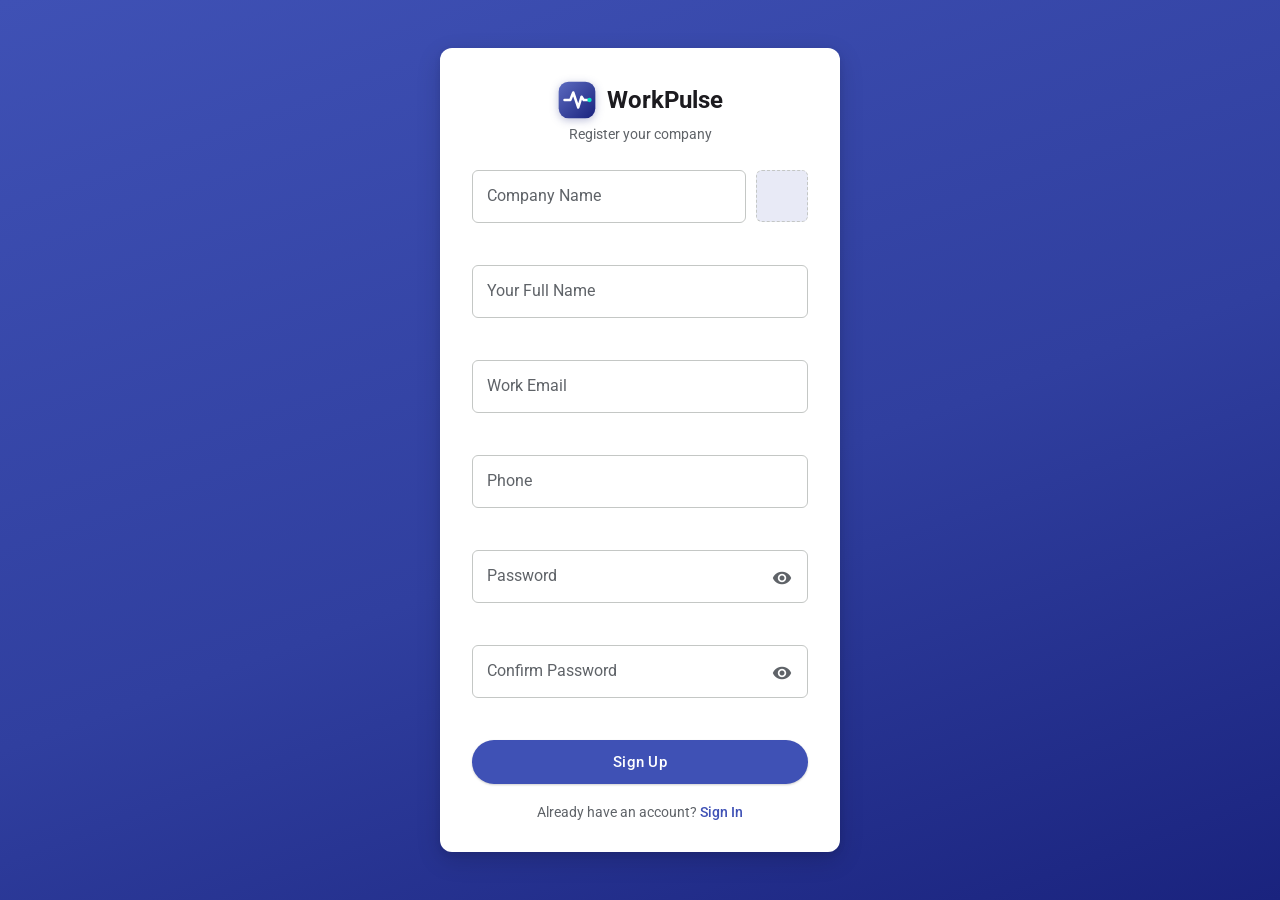
<file: signup.html>
<!DOCTYPE html>
<html lang="en">
<head>
  <meta charset="UTF-8">
  <meta name="viewport" content="width=device-width, initial-scale=1">
  <title>WorkPulse — Sign Up</title>
  <link rel="icon" type="image/svg+xml" href="assets/images/logo.svg">
  <link rel="preconnect" href="https://fonts.googleapis.com">
  <link href="https://fonts.googleapis.com/css2?family=Roboto:wght@400;500;700&display=swap" rel="stylesheet">
  <link href="https://fonts.googleapis.com/icon?family=Material+Icons" rel="stylesheet">
  <link rel="stylesheet" href="assets/css/app.css">
  <style>
    /* login jaisa hi layout */
    .login-wrap {
      min-height: 100vh;
      display: flex;
      align-items: center;
      justify-content: center;
      padding: 16px;
      background: linear-gradient(160deg, var(--md-primary) 0%, var(--md-primary-dark) 55%, #1a237e 100%);
    }
    .login-card { width: 100%; max-width: 400px; box-shadow: var(--md-shadow-3); }
    .logo-row { display: flex; align-items: center; gap: 10px; justify-content: center; margin-bottom: 6px; }
    .logo-row .logo-img { width: 40px; height: 40px; filter: drop-shadow(0 2px 4px rgba(26,35,126,.3)); }
    .logo-row h1 { font-size: 24px; font-weight: 700; }
    .tagline { text-align: center; color: var(--md-text-2); font-size: 14px; margin-bottom: 28px; }
    .switch-link { text-align: center; margin-top: 20px; font-size: 14px; color: var(--md-text-2); }
    .switch-link a { color: var(--md-primary); font-weight: 500; text-decoration: none; }
    .switch-link a:hover { text-decoration: underline; }

    /* company name ke bagal me chhota logo upload button, wireframe jaisa */
    .company-row { display: flex; gap: 10px; align-items: flex-start; }
    .company-row .md-field { flex: 1; }
    .logo-upload {
      width: 52px;
      height: 52px;
      border: 1px dashed var(--md-outline);
      border-radius: 6px;
      display: flex;
      align-items: center;
      justify-content: center;
      cursor: pointer;
      color: var(--md-primary);
      background: var(--md-primary-light);
      transition: border-color .15s;
      overflow: hidden;
      flex-shrink: 0;
    }
    .logo-upload:hover { border-color: var(--md-primary); }
    .logo-upload img { width: 100%; height: 100%; object-fit: cover; }
    .logo-upload input { display: none; }
  </style>
</head>
<body>

  <div class="login-wrap">
    <div class="md-card login-card">
      <div class="logo-row">
        <img src="assets/images/logo.svg" alt="WorkPulse" class="logo-img">
        <h1>WorkPulse</h1>
      </div>
      <p class="tagline">Register your company</p>

      <form id="signupForm" novalidate>
        <div class="company-row">
          <div class="md-field" id="companyField">
            <input type="text" id="company" placeholder=" " required>
            <label for="company">Company Name</label>
            <div class="field-msg" id="companyMsg"></div>
          </div>
          <!-- company logo optional hai -->
          <label class="logo-upload" id="logoUpload" title="Upload company logo (optional)">
            <span class="material-icons" id="logoIcon">upload</span>
            <input type="file" id="logoFile" accept="image/*">
          </label>
        </div>

        <div class="md-field" id="nameField">
          <input type="text" id="name" placeholder=" " autocomplete="name" required>
          <label for="name">Your Full Name</label>
          <div class="field-msg" id="nameMsg"></div>
        </div>

        <div class="md-field" id="emailField">
          <input type="email" id="email" placeholder=" " autocomplete="email" required>
          <label for="email">Work Email</label>
          <div class="field-msg" id="emailMsg"></div>
        </div>

        <div class="md-field" id="phoneField">
          <input type="tel" id="phone" placeholder=" " autocomplete="tel" maxlength="10" required>
          <label for="phone">Phone</label>
          <div class="field-msg" id="phoneMsg"></div>
        </div>

        <div class="md-field" id="passField">
          <input type="password" id="password" placeholder=" " autocomplete="new-password" required>
          <label for="password">Password</label>
          <button type="button" class="toggle-eye" data-for="password" tabindex="-1" aria-label="Show password">
            <span class="material-icons" style="font-size:20px">visibility</span>
          </button>
          <div class="field-msg" id="passMsg"></div>
        </div>

        <div class="md-field" id="confirmPassField">
          <input type="password" id="confirmPassword" placeholder=" " autocomplete="new-password" required>
          <label for="confirmPassword">Confirm Password</label>
          <button type="button" class="toggle-eye" data-for="confirmPassword" tabindex="-1" aria-label="Show password">
            <span class="material-icons" style="font-size:20px">visibility</span>
          </button>
          <div class="field-msg" id="confirmPassMsg"></div>
        </div>

        <button type="submit" class="md-btn md-btn-primary md-btn-block" id="signupBtn">
          <span id="btnText">Sign Up</span>
        </button>
      </form>

      <p class="switch-link">Already have an account? <a href="index.html">Sign In</a></p>
    </div>
  </div>

  <div class="md-snackbar" id="snackbar"></div>

  <script src="assets/js/api.js"></script>
  <script>
    // signup - company + admin account ek saath banta hai
    const form = document.getElementById('signupForm');
    const btn = document.getElementById('signupBtn');
    const btnText = document.getElementById('btnText');
    const snackbar = document.getElementById('snackbar');

    // har eye button apna wala input toggle karta hai (data-for se)
    document.querySelectorAll('.toggle-eye').forEach(el => {
      el.addEventListener('click', () => {
        const input = document.getElementById(el.dataset.for);
        const icon = el.querySelector('.material-icons');
        const show = input.type === 'password';
        input.type = show ? 'text' : 'password';
        icon.textContent = show ? 'visibility_off' : 'visibility';
      });
    });

    // logo choose karne pe preview dikha do
    document.getElementById('logoFile').addEventListener('change', (e) => {
      const file = e.target.files[0];
      if (!file) return;
      const upload = document.getElementById('logoUpload');
      upload.innerHTML = '<img src="' + URL.createObjectURL(file) + '" alt="logo">';
      upload.appendChild(e.target);   // input wapas andar daalo warna dobara change nahi hoga
    });

    let snackTimer;
    function toast(msg, isError = true) {
      clearTimeout(snackTimer);
      snackbar.textContent = msg;
      snackbar.className = 'md-snackbar show' + (isError ? ' error' : '');
      snackTimer = setTimeout(() => snackbar.classList.remove('show'), 4000);
    }

    function setFieldError(fieldId, msgId, msg) {
      document.getElementById(fieldId).classList.toggle('has-error', !!msg);
      document.getElementById(msgId).textContent = msg || '';
    }

    // phone me sirf digits chalenge, max 10
    document.getElementById('phone').addEventListener('input', (e) => {
      e.target.value = e.target.value.replace(/\D/g, '').slice(0, 10);
    });

    // typing shuru karte hi error hata do
    document.querySelectorAll('.md-field input').forEach(inp => {
      inp.addEventListener('input', () => {
        const field = inp.closest('.md-field');
        field.classList.remove('has-error');
        const msg = field.querySelector('.field-msg');
        if (msg) msg.textContent = '';
      });
    });

    form.addEventListener('submit', async (e) => {
      e.preventDefault();

      const company = document.getElementById('company').value.trim();
      const name = document.getElementById('name').value.trim();
      const email = document.getElementById('email').value.trim();
      const phone = document.getElementById('phone').value.trim();
      const password = document.getElementById('password').value;
      const confirmPassword = document.getElementById('confirmPassword').value;

      setFieldError('companyField', 'companyMsg', company ? '' : 'Company name required');
      setFieldError('nameField', 'nameMsg', name ? '' : 'Name required');
      setFieldError('emailField', 'emailMsg', email ? '' : 'Email required');
      setFieldError('phoneField', 'phoneMsg',
        !phone ? 'Phone required' : !/^\d{10}$/.test(phone) ? 'Enter 10 digit number' : '');
      setFieldError('passField', 'passMsg',
        !password ? 'Password required' : password.length < 6 ? 'Minimum 6 characters' : '');
      setFieldError('confirmPassField', 'confirmPassMsg',
        !confirmPassword ? 'Confirm your password' : confirmPassword !== password ? 'Passwords do not match' : '');

      if (!company || !name || !email || !/^\d{10}$/.test(phone)
          || !password || password.length < 6 || confirmPassword !== password) return;

      btn.disabled = true;
      btnText.innerHTML = '<span class="md-spinner"></span>';

      // formdata isliye taaki logo file bhi saath ja sake
      const fd = new FormData();
      fd.append('company', company);
      fd.append('name', name);
      fd.append('email', email);
      fd.append('phone', phone);
      fd.append('password', password);
      const logo = document.getElementById('logoFile').files[0];
      if (logo) fd.append('logo', logo);

      try {
        await API.post('signup', fd);
        // signup ke baad seedha admin dashboard, kyunki banane wala admin hota hai
        window.location.href = 'admin/employees.html';
      } catch (err) {
        toast(err.message || 'Signup failed');
        btn.disabled = false;
        btnText.textContent = 'Sign Up';
      }
    });
  </script>
</body>
</html>
</file>
<file: assets/css/app.css>
/* workpulse common styles - material design
   fonts: roboto (google fonts, index.html me link hai)
   sab pages me yehi file use karni hai, apni css mat likhna */

:root {
  --md-primary: #3f51b5;
  --md-primary-dark: #303f9f;
  --md-primary-light: #e8eaf6;
  --md-accent: #00bfa5;
  --md-error: #d32f2f;
  --md-bg: #f5f5f7;
  --md-surface: #ffffff;
  --md-text: #1c1b1f;
  --md-text-2: #5f6368;
  --md-outline: #c4c7c5;
  --md-radius: 12px;
  --md-shadow-1: 0 1px 2px rgba(0,0,0,.12), 0 1px 3px rgba(0,0,0,.08);
  --md-shadow-2: 0 2px 6px rgba(0,0,0,.15), 0 1px 2px rgba(0,0,0,.1);
  --md-shadow-3: 0 8px 24px rgba(0,0,0,.16), 0 2px 6px rgba(0,0,0,.08);
}

* { margin: 0; padding: 0; box-sizing: border-box; }

body {
  font-family: 'Roboto', system-ui, sans-serif;
  background: var(--md-bg);
  color: var(--md-text);
  -webkit-font-smoothing: antialiased;
}

/* card */
.md-card {
  background: var(--md-surface);
  border-radius: var(--md-radius);
  box-shadow: var(--md-shadow-2);
  padding: 32px;
}

/* text field - outlined style with floating label */
.md-field {
  position: relative;
  margin-bottom: 24px;
}

.md-field input {
  width: 100%;
  font: inherit;
  font-size: 16px;
  color: var(--md-text);
  padding: 16px 14px;
  border: 1px solid var(--md-outline);
  border-radius: 6px;
  background: transparent;
  outline: none;
  transition: border-color .15s;
}

.md-field label {
  position: absolute;
  left: 11px;
  top: 16px;
  font-size: 16px;
  color: var(--md-text-2);
  background: var(--md-surface);
  padding: 0 4px;
  pointer-events: none;
  transition: all .15s ease;
}

/* label upar tab jaye jab focus ho ya value ho */
.md-field input:focus + label,
.md-field input:not(:placeholder-shown) + label {
  top: -8px;
  font-size: 12px;
  color: var(--md-primary);
}

.md-field input:focus {
  border-color: var(--md-primary);
  border-width: 2px;
  padding: 15px 13px;   /* border 1px badha to padding 1px kam, warna text hilta hai */
}

.md-field input:not(:focus):not(:placeholder-shown) + label { color: var(--md-text-2); }

.md-field.has-error input { border-color: var(--md-error); }
.md-field.has-error label { color: var(--md-error); }

.md-field .field-msg {
  font-size: 12px;
  color: var(--md-error);
  margin: 4px 0 0 14px;
  min-height: 14px;
}

/* password eye toggle */
.md-field .toggle-eye {
  position: absolute;
  right: 8px;
  top: 10px;
  border: none;
  background: none;
  cursor: pointer;
  padding: 8px;
  border-radius: 50%;
  color: var(--md-text-2);
  display: flex;
}
.md-field .toggle-eye:hover { background: rgba(0,0,0,.06); }

/* buttons */
.md-btn {
  font: inherit;
  font-size: 15px;
  font-weight: 500;
  letter-spacing: .3px;
  border: none;
  border-radius: 24px;
  padding: 13px 28px;
  cursor: pointer;
  transition: box-shadow .15s, background .15s, transform .05s;
  display: inline-flex;
  align-items: center;
  justify-content: center;
  gap: 8px;
}

.md-btn-primary {
  background: var(--md-primary);
  color: #fff;
  box-shadow: var(--md-shadow-1);
}
.md-btn-primary:hover { background: var(--md-primary-dark); box-shadow: var(--md-shadow-2); }
.md-btn-primary:active { transform: scale(.98); }
.md-btn-primary:disabled { background: #9fa8da; cursor: default; box-shadow: none; }

.md-btn-block { width: 100%; }

/* snackbar - niche se popup hota hai */
.md-snackbar {
  position: fixed;
  left: 50%;
  bottom: 24px;
  transform: translateX(-50%) translateY(80px);
  background: #322f35;
  color: #fff;
  font-size: 14px;
  padding: 14px 20px;
  border-radius: 8px;
  box-shadow: var(--md-shadow-3);
  opacity: 0;
  transition: transform .25s ease, opacity .25s ease;
  z-index: 1000;
  max-width: 90vw;
}
.md-snackbar.show {
  transform: translateX(-50%) translateY(0);
  opacity: 1;
}
.md-snackbar.error { background: var(--md-error); }

/* chhota spinner button ke andar ke liye */
.md-spinner {
  width: 18px;
  height: 18px;
  border: 2px solid rgba(255,255,255,.4);
  border-top-color: #fff;
  border-radius: 50%;
  animation: md-spin .7s linear infinite;
}
@keyframes md-spin { to { transform: rotate(360deg); } }
</file>
